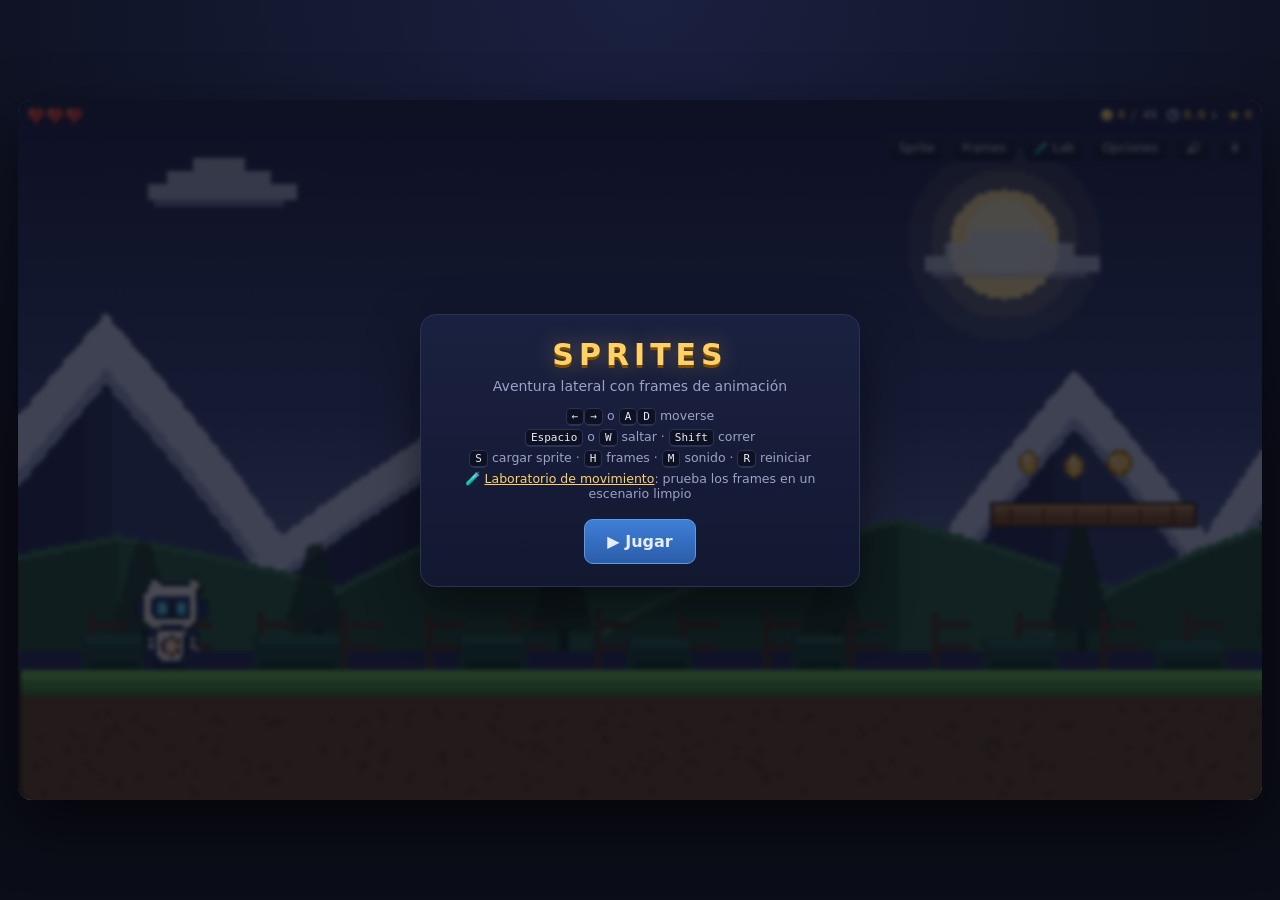
<file: index.html>
<!DOCTYPE html>
<html lang="es">
<head>
<meta charset="utf-8">
<meta name="viewport" content="width=device-width, initial-scale=1, viewport-fit=cover">
<title>Robot-gato · Aventura lateral (side-scroller)</title>
<link rel="stylesheet" href="css/style.css">
</head>
<body>
<div id="app">

  <!-- ===================== lienzo del juego ===================== -->
  <div class="stage" id="stage">
    <canvas id="game" width="384" height="216" aria-label="Juego side-scroller"></canvas>

    <!-- HUD superpuesto (corazones, monedas, tiempo) -->
    <div class="hud">
      <div class="hud-left">
        <span class="hearts" id="hud-hearts"></span>
      </div>
      <div class="hud-right">
        <span class="stat"><span class="icon coin"></span><b id="hud-coins">0</b>/<span id="hud-coins-total">0</span></span>
        <span class="stat"><span class="icon clock"></span><b id="hud-time">0.0</b>s</span>
        <span class="stat"><span class="icon star"></span><b id="hud-score">0</b></span>
      </div>
    </div>

    <!-- Botones de acción -->
    <div class="actions">
      <button class="btn small" id="btn-sprite" title="Cargar tu propio sprite (S)">Sprite</button>
      <button class="btn small" id="btn-frames" title="Ver todos los frames (H)">Frames</button>
      <a class="btn small" id="btn-lab" href="lab.html" title="Entorno de pruebas del movimiento">🧪 Lab</a>
      <button class="btn small" id="btn-options" title="Opciones (O)">Opciones</button>
      <button class="btn small" id="btn-sound" title="Silenciar (M)">🔊</button>
      <button class="btn small" id="btn-pause" title="Pausa (P)">⏸</button>
    </div>

    <!-- Mensajes superpuestos (inicio / pausa / fin) -->
    <div class="overlay" id="overlay">
      <div class="card">
        <h1 id="ov-title">ROBOT-GATO</h1>
        <p id="ov-text">Frames de frente, perfil (izquierda y derecha) y espaldas</p>
        <ul class="keys">
          <li><kbd>←</kbd><kbd>→</kbd> o <kbd>A</kbd><kbd>D</kbd> moverse</li>
          <li><kbd>Espacio</kbd> o <kbd>W</kbd> saltar · <kbd>Shift</kbd> correr</li>
          <li><kbd>S</kbd> cargar sprite · <kbd>H</kbd> frames · <kbd>M</kbd> sonido · <kbd>R</kbd> reiniciar</li>
          <li>🧪 <a href="lab.html">Laboratorio de movimiento</a>: prueba los frames en un escenario limpio</li>
        </ul>
        <button class="btn big" id="ov-button">▶ Jugar</button>
      </div>
    </div>

    <!-- Controles táctiles -->
    <div class="touch" id="touch">
      <div class="dpad">
        <button class="tbtn" data-key="left">◀</button>
        <button class="tbtn" data-key="right">▶</button>
      </div>
      <div class="tact">
        <button class="tbtn round" data-key="run">RUN</button>
        <button class="tbtn round" data-key="jump">A</button>
      </div>
    </div>

    <div class="drop-hint" id="drop-hint">Suelta tu hoja de sprites (PNG) para cargarla</div>
  </div>

  <!-- ===================== panel lateral ===================== -->
  <aside class="panel" id="panel" aria-hidden="true">
    <header class="panel-head">
      <div class="tabs">
        <button class="tab is-active" data-tab="sprite">Sprite</button>
        <button class="tab" data-tab="frames">Frames</button>
        <button class="tab" data-tab="options">Opciones</button>
      </div>
      <button class="btn small ghost" id="panel-close" title="Cerrar">✕</button>
    </header>

    <!-- --- pestaña: personaje y carga de sprites propios --- -->
    <section class="tab-body" data-tab="sprite">
      <p class="note">
        El personaje es tu robot-gato: <b>frente</b>, <b>perfil</b> (mirando a la
        izquierda y a la derecha) y <b>espaldas</b>, con idle, caminar, correr,
        salto y caída. Se cambia de vista solo según hacia dónde mira y si se mueve.
      </p>

      <div class="view-row">
        <span class="view-label">Vista</span>
        <button class="btn small" data-view="auto" title="Automática según el movimiento">Auto</button>
        <button class="btn small" data-view="front">Frente</button>
        <button class="btn small" data-view="side">Perfil</button>
        <button class="btn small" data-view="back">Espaldas</button>
      </div>

      <p class="note tiny">
        Hojas del personaje:
        <a class="link" href="assets/robot-front-sheet.png" download>frente</a> ·
        <a class="link" href="assets/robot-side-sheet.png" download>perfil</a> ·
        <a class="link" href="assets/robot-left-sheet.png" download>izquierda</a> ·
        <a class="link" href="assets/robot-right-sheet.png" download>derecha</a> ·
        <a class="link" href="assets/robot-back-sheet.png" download>espaldas</a> ·
        <a class="link" href="assets/robot-referencia.png" download>todas</a>
      </p>

      <details class="more">
        <summary>Cargar otro sprite</summary>
        <p class="note tiny">
          Una fila por animación, en el orden <b>idle, caminar, correr, salto, caída</b>,
          fondo transparente y el personaje apoyado abajo de cada celda.
          Plantilla: <a class="link" href="assets/plantilla-hoja-sprites.png" download>plantilla-hoja-sprites.png</a>
        </p>
        <label class="drop" id="drop">
          <input type="file" id="file-sprite" accept="image/png,image/webp,image/gif,image/*" hidden>
          <span>📂 Elegir PNG…</span>
          <small>o arrástralo al recuadro del juego</small>
        </label>

        <div class="grid2">
          <label>Ancho de frame <input type="number" id="cfg-fw" value="50" min="4" max="256"></label>
          <label>Alto de frame <input type="number" id="cfg-fh" value="60" min="4" max="256"></label>
        </div>
        <div class="grid2">
          <label>Separación <input type="number" id="cfg-gap" value="0" min="0" max="8" step="1" title="Píxeles transparentes entre frames"></label>
          <label>Orden de filas
            <select id="cfg-order">
              <option value="idle,walk,run,jump,fall">idle·walk·run·jump·fall</option>
              <option value="walk,run,idle,jump,fall">walk·run·idle·jump·fall</option>
              <option value="idle,run,walk,jump,fall">idle·run·walk·jump·fall</option>
            </select>
          </label>
        </div>
        <div class="grid2">
          <label>Frames idle <input type="number" id="cfg-idle" value="4" min="1" max="32"></label>
          <label>Frames caminar <input type="number" id="cfg-walk" value="6" min="1" max="32"></label>
        </div>
        <div class="grid2">
          <label>Frames correr <input type="number" id="cfg-run" value="6" min="1" max="32"></label>
          <label>Frames salto <input type="number" id="cfg-jump" value="2" min="1" max="32"></label>
        </div>
        <div class="grid2">
          <label>Frames caída <input type="number" id="cfg-fall" value="2" min="1" max="32"></label>
          <label class="check"><input type="checkbox" id="cfg-trim"> recortar filas vacías</label>
        </div>

        <div class="row">
          <button class="btn" id="btn-autodetect">🔍 Detectar rejilla</button>
          <button class="btn" id="btn-apply" disabled>✓ Aplicar</button>
        </div>
        <div class="row">
          <button class="btn ghost" id="btn-reset-sprite">↺ Volver al robot incluido</button>
        </div>

        <div class="preview-wrap">
          <canvas id="preview" width="288" height="120"></canvas>
          <div class="preview-legend" id="preview-legend">Sin imagen cargada.</div>
        </div>
        <p class="note tiny" id="sheet-info"></p>
      </details>
    </section>

    <!-- --- pestaña: inspector de frames --- -->
    <section class="tab-body" data-tab="frames" hidden>
      <p class="note">Todos los frames de la vista activa. La animación en curso se resalta.</p>
      <div class="row">
        <button class="btn small" id="btn-zoom-out">−</button>
        <span class="zoom-label" id="zoom-label">×3</span>
        <button class="btn small" id="btn-zoom-in">+</button>
        <span class="spacer"></span>
        <label class="check"><input type="checkbox" id="chk-anim" checked> animar</label>
      </div>
      <canvas id="inspector" width="288" height="640"></canvas>
      <p class="note tiny" id="inspector-info"></p>
    </section>

    <!-- --- pestaña: opciones --- -->
    <section class="tab-body" data-tab="options" hidden>
      <label class="check"><input type="checkbox" id="opt-hurtbox"> mostrar puntos de colisión</label>
      <label class="check"><input type="checkbox" id="opt-touch"> controles táctiles siempre visibles</label>
      <label class="check"><input type="checkbox" id="opt-fps"> mostrar FPS</label>
      <label class="check"><input type="checkbox" id="opt-shadows"> sombras de los personajes</label>
      <label class="check"><input type="checkbox" id="opt-parallax" checked> fondo con parallax</label>
      <label class="check"><input type="checkbox" id="opt-frontwalk"> andar de frente (se espeja a cada lado)</label>
      <label class="check"><input type="checkbox" id="opt-autoplay"> piloto automático (demo de animaciones)</label>
      <label class="range">Velocidad del juego ×<input type="range" id="opt-speed" min="0.25" max="1.5" step="0.05" value="1"><span id="opt-speed-val">1.00</span></label>
      <div class="row">
        <button class="btn ghost" id="btn-restart">↺ Reiniciar nivel (R)</button>
      </div>
      <p class="note tiny">
        Trucos de desarrollo: <kbd>H</kbd> frames, <kbd>O</kbd> panel, <kbd>F</kbd> avanzar un frame
        (con pausa), <kbd>G</kbd> invulnerable.
      </p>
    </section>
  </aside>
</div>

<!-- datos generados por tools/build-robot.mjs -->
<script src="js/robot-sheet.js"></script>
<!-- motor -->
<script src="js/sprites.js"></script>
<script src="js/input.js"></script>
<script src="js/audio.js"></script>
<script src="js/game.js"></script>
<script src="js/ui.js"></script>
</body>
</html>
</file>
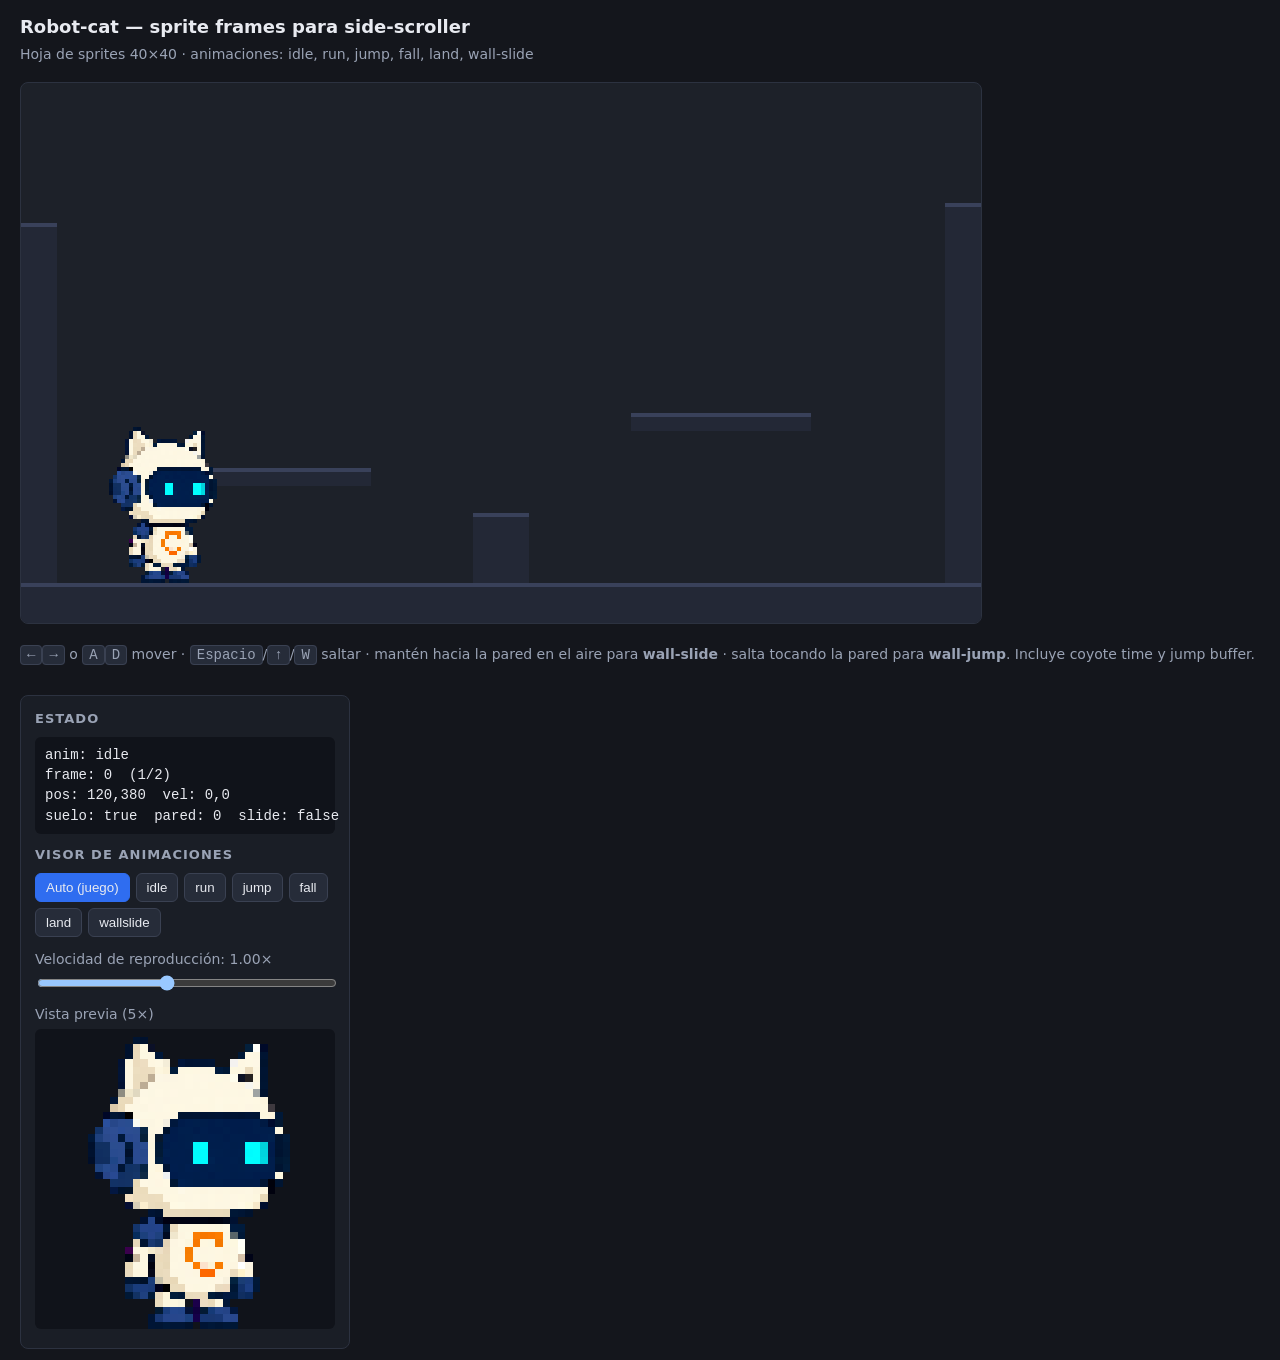
<file: demo/index.html>
<!DOCTYPE html>
<html lang="es">
<head>
<meta charset="utf-8">
<title>Sprites — Side-scroller demo</title>
<style>
  :root { color-scheme: dark; }
  body { margin: 0; background: #14161c; color: #e8eaf0; font: 14px/1.45 system-ui, sans-serif; }
  header { padding: 14px 20px 6px; }
  h1 { font-size: 18px; margin: 0 0 4px; }
  header p { margin: 0; color: #9aa3b5; }
  #wrap { display: flex; gap: 16px; padding: 12px 20px; flex-wrap: wrap; align-items: flex-start; }
  canvas#game { background: #1d2129; border: 1px solid #2c3240; border-radius: 8px; image-rendering: pixelated; }
  #panel { width: 300px; background: #1a1e26; border: 1px solid #2c3240; border-radius: 8px; padding: 14px; }
  #panel h2 { font-size: 13px; text-transform: uppercase; letter-spacing: .08em; color: #9aa3b5; margin: 0 0 8px; }
  .row { display: flex; gap: 6px; flex-wrap: wrap; margin-bottom: 12px; }
  button { background: #262c39; color: #e8eaf0; border: 1px solid #3a4152; border-radius: 6px; padding: 6px 10px; cursor: pointer; }
  button.on { background: #2f6df0; border-color: #2f6df0; }
  label { display: block; margin: 8px 0 4px; color: #9aa3b5; }
  input[type=range] { width: 100%; }
  #state { font-family: ui-monospace, monospace; background: #10131a; border-radius: 6px; padding: 8px 10px; margin-bottom: 12px; white-space: pre; }
  canvas#preview { background: #10131a; border-radius: 6px; image-rendering: pixelated; width: 100%; }
  kbd { background: #262c39; border: 1px solid #3a4152; border-radius: 4px; padding: 1px 6px; font-family: ui-monospace, monospace; }
  .hint { color: #9aa3b5; }
</style>
</head>
<body>
<header>
  <h1>Robot-cat — sprite frames para side-scroller</h1>
  <p>Hoja de sprites 40×40 · animaciones: idle, run, jump, fall, land, wall-slide</p>
</header>
<div id="wrap">
  <div>
    <canvas id="game" width="960" height="540"></canvas>
    <p class="hint">
      <kbd>←</kbd><kbd>→</kbd> o <kbd>A</kbd><kbd>D</kbd> mover ·
      <kbd>Espacio</kbd>/<kbd>↑</kbd>/<kbd>W</kbd> saltar ·
      mantén hacia la pared en el aire para <b>wall-slide</b> ·
      salta tocando la pared para <b>wall-jump</b>.
      Incluye coyote time y jump buffer.
    </p>
  </div>
  <div id="panel">
    <h2>Estado</h2>
    <div id="state">…</div>
    <h2>Visor de animaciones</h2>
    <div class="row" id="animButtons"></div>
    <label>Velocidad de reproducción: <span id="spdLabel">1.00×</span></label>
    <input type="range" id="speed" min="0.25" max="2" step="0.05" value="1">
    <label>Vista previa (5×)</label>
    <canvas id="preview" width="200" height="200"></canvas>
  </div>
</div>
<script>
(async () => {
  const ATLAS_URL = '../sprites/atlas.png';
  const ANIM_URL  = '../sprites/animations.json';
  const CELL = 40, COLS = 8, SCALE = 4;

  const atlas = new Image();
  atlas.src = ATLAS_URL;
  await new Promise(r => atlas.onload = r);
  const data = await (await fetch(ANIM_URL)).json();
  const ANIMS = data.animations;

  const cv = document.getElementById('game');
  const ctx = cv.getContext('2d');
  const pv = document.getElementById('preview');
  const pctx = pv.getContext('2d');
  ctx.imageSmoothingEnabled = false;
  pctx.imageSmoothingEnabled = false;

  // ---------- nivel ----------
  const solids = [
    { x: 0,   y: 500, w: 960, h: 40 },  // suelo
    { x: 170, y: 385, w: 180, h: 18 },  // plataforma izq
    { x: 610, y: 330, w: 180, h: 18 },  // plataforma der
    { x: 0,   y: 140, w: 36,  h: 360 }, // pared izq
    { x: 924, y: 120, w: 36,  h: 380 }, // pared der
    { x: 452, y: 430, w: 56,  h: 70 },  // bloque central
  ];

  // ---------- jugador ----------
  const P = {
    x: 120, y: 300, w: 40, h: 120,
    vx: 0, vy: 0, face: 1, onGround: false,
    wall: 0, wallSliding: false,
    coyote: 0, buffer: 0, landT: 0,
  };
  const G = 1900, MOVE = 280, ACC = 2400, AIR = 1500, FRIC = 2200,
        JUMP = 720, WJX = 430, WJY = 640, MAXFALL = 950, WSLIDE = 95;

  const keys = {};
  let manual = null; // animación forzada desde el visor
  let speedMult = 1;

  addEventListener('keydown', e => {
    if ([' ', 'ArrowUp', 'ArrowLeft', 'ArrowRight', 'ArrowDown'].includes(e.key)) e.preventDefault();
    keys[e.key.toLowerCase()] = true;
    if (e.key === ' ' || e.key.toLowerCase() === 'w' || e.key === 'ArrowUp') P.buffer = 0.12;
  });
  addEventListener('keyup', e => { keys[e.key.toLowerCase()] = false; });

  const left  = () => keys['arrowleft']  || keys['a'];
  const right = () => keys['arrowright'] || keys['d'];

  function hit(s, dx, dy) {
    const x = P.x + dx, y = P.y + dy;
    return x < s.x + s.w && x + P.w > s.x && y < s.y + s.h && y + P.h > s.y;
  }

  function step(dt) {
    // entrada horizontal
    const dir = (right() ? 1 : 0) - (left() ? 1 : 0);
    if (dir) P.face = dir;
    const acc = P.onGround ? ACC : AIR;
    if (dir) {
      P.vx += dir * acc * dt;
      P.vx = Math.max(-MOVE, Math.min(MOVE, P.vx));
    } else if (P.onGround) {
      const s = Math.sign(P.vx);
      P.vx -= s * FRIC * dt;
      if (Math.sign(P.vx) !== s) P.vx = 0;
    }

    // gravedad + wall-slide
    P.vy += G * dt;
    P.wallSliding = false;
    if (!P.onGround && P.wall !== 0 && dir === P.wall && P.vy > 0) {
      if (P.vy > WSLIDE) { P.vy = WSLIDE; }
      P.wallSliding = true;
    }
    if (P.vy > MAXFALL) P.vy = MAXFALL;

    // coyote / buffer
    P.coyote = P.onGround ? 0.1 : Math.max(0, P.coyote - dt);
    P.buffer = Math.max(0, P.buffer - dt);

    // salto / wall-jump
    if (P.buffer > 0) {
      if (P.coyote > 0) {
        P.vy = -JUMP; P.buffer = 0; P.coyote = 0; P.landT = 0;
      } else if (P.wall !== 0) {
        P.vy = -WJY; P.vx = -P.wall * WJX; P.face = -P.wall;
        P.buffer = 0; P.landT = 0;
      }
    }

    // mover X
    P.x += P.vx * dt;
    P.wall = 0;
    for (const s of solids) if (hit(s, 0, 0)) {
      if (P.vx > 0) { P.x = s.x - P.w; P.wall = 1; }
      else if (P.vx < 0) { P.x = s.x + s.w; P.wall = -1; }
      P.vx = 0;
    }
    if (P.x < 0) P.x = 0;
    if (P.x + P.w > 960) P.x = 960 - P.w;

    // detectar pared pegada (para wall-slide sin haber chocado este frame)
    if (P.wall === 0 && !P.onGround) {
      for (const s of solids) {
        if (hit(s, 1, 0)) P.wall = 1;
        else if (hit(s, -1, 0)) P.wall = -1;
      }
    }

    // mover Y
    const fallSpeed = P.vy;
    P.y += P.vy * dt;
    P.onGround = false;
    for (const s of solids) if (hit(s, 0, 0)) {
      if (P.vy > 0) {
        P.y = s.y - P.h; P.vy = 0; P.onGround = true;
        if (fallSpeed > 420) P.landT = 0.22;
      } else if (P.vy < 0) {
        P.y = s.y + s.h; P.vy = 0;
      }
    }
    if (P.y > 560) { P.y = 300; P.x = 120; P.vy = 0; } // respawn
    P.landT = Math.max(0, P.landT - dt);
  }

  function currentState() {
    if (manual) return manual;
    if (P.landT > 0) return 'land';
    if (P.onGround) return Math.abs(P.vx) > 20 ? 'run' : 'idle';
    if (P.wallSliding) return 'wallslide';
    return P.vy < 0 ? 'jump' : 'fall';
  }

  // ---------- dibujo ----------
  function drawCell(i, x, y, scale, face) {
    const sx = (i % COLS) * CELL, sy = Math.floor(i / COLS) * CELL;
    ctx.save();
    ctx.translate(x, y);
    ctx.scale(face, 1);
    ctx.drawImage(atlas, sx, sy, CELL, CELL, -CELL * scale / 2, -CELL * scale, CELL * scale, CELL * scale);
    ctx.restore();
  }

  function draw() {
    ctx.clearRect(0, 0, 960, 540);
    ctx.fillStyle = '#232836';
    for (const s of solids) ctx.fillRect(s.x, s.y, s.w, s.h);
    ctx.fillStyle = '#39415a';
    for (const s of solids) ctx.fillRect(s.x, s.y, s.w, 4);

    const st = currentState();
    const a = ANIMS[st];
    const i = a.frames[frameOf(a)];
    drawCell(i, P.x + P.w / 2, P.y + P.h, SCALE, P.face);
  }

  // ---------- timing de animación ----------
  let acc = 0, fi = 0, curAnim = null;
  function frameOf(a) {
    if (curAnim !== a) { curAnim = a; fi = 0; acc = 0; }
    return fi;
  }
  function tickAnim(dt) {
    const a = ANIMS[currentState()];
    acc += dt * a.fps * speedMult;
    while (acc >= 1) {
      acc -= 1;
      if (fi < a.frames.length - 1) fi++;
      else if (a.loop) fi = 0;
    }
  }

  // ---------- visor ----------
  const btnRow = document.getElementById('animButtons');
  const names = Object.keys(ANIMS);
  const autoBtn = document.createElement('button');
  autoBtn.textContent = 'Auto (juego)';
  autoBtn.className = 'on';
  autoBtn.onclick = () => { manual = null; refreshButtons(); };
  btnRow.appendChild(autoBtn);
  for (const n of names) {
    const b = document.createElement('button');
    b.textContent = n;
    b.onclick = () => { manual = n; refreshButtons(); };
    btnRow.appendChild(b);
  }
  function refreshButtons() {
    [...btnRow.children].forEach((b, i) => {
      b.className = (i === 0 && !manual) ? 'on' : (b.textContent === manual ? 'on' : '');
    });
  }
  const spd = document.getElementById('speed');
  spd.oninput = () => {
    speedMult = parseFloat(spd.value);
    document.getElementById('spdLabel').textContent = speedMult.toFixed(2) + '×';
  };

  function drawPreview() {
    const st = manual || currentState();
    const a = ANIMS[st];
    const i = manual ? a.frames[Math.floor(pvAcc) % a.frames.length] : a.frames[frameOf(a)];
    const sx = (i % COLS) * CELL, sy = Math.floor(i / COLS) * CELL;
    pctx.clearRect(0, 0, 200, 200);
    pctx.drawImage(atlas, sx, sy, CELL, CELL, 0, 0, 200, 200);
    return st;
  }

  // ---------- HUD ----------
  const stateEl = document.getElementById('state');
  let pvAcc = 0;

  let last = performance.now();
  function loop(t) {
    const dt = Math.min(0.033, (t - last) / 1000);
    last = t;
    if (!manual) step(dt);
    tickAnim(dt);
    const pvAnim = ANIMS[manual || currentState()];
    pvAcc = (pvAcc + dt * pvAnim.fps * speedMult) % pvAnim.frames.length;
    draw();
    const st = drawPreview();
    const a = ANIMS[st];
    stateEl.textContent =
      `anim: ${st}\nframe: ${a.frames[frameOf(a)]}  (${fi + 1}/${a.frames.length})\n` +
      `pos: ${P.x | 0},${P.y | 0}  vel: ${P.vx | 0},${P.vy | 0}\n` +
      `suelo: ${P.onGround}  pared: ${P.wall}  slide: ${P.wallSliding}`;
    requestAnimationFrame(loop);
  }
  refreshButtons();
  requestAnimationFrame(loop);
})();
</script>
</body>
</html>
</file>
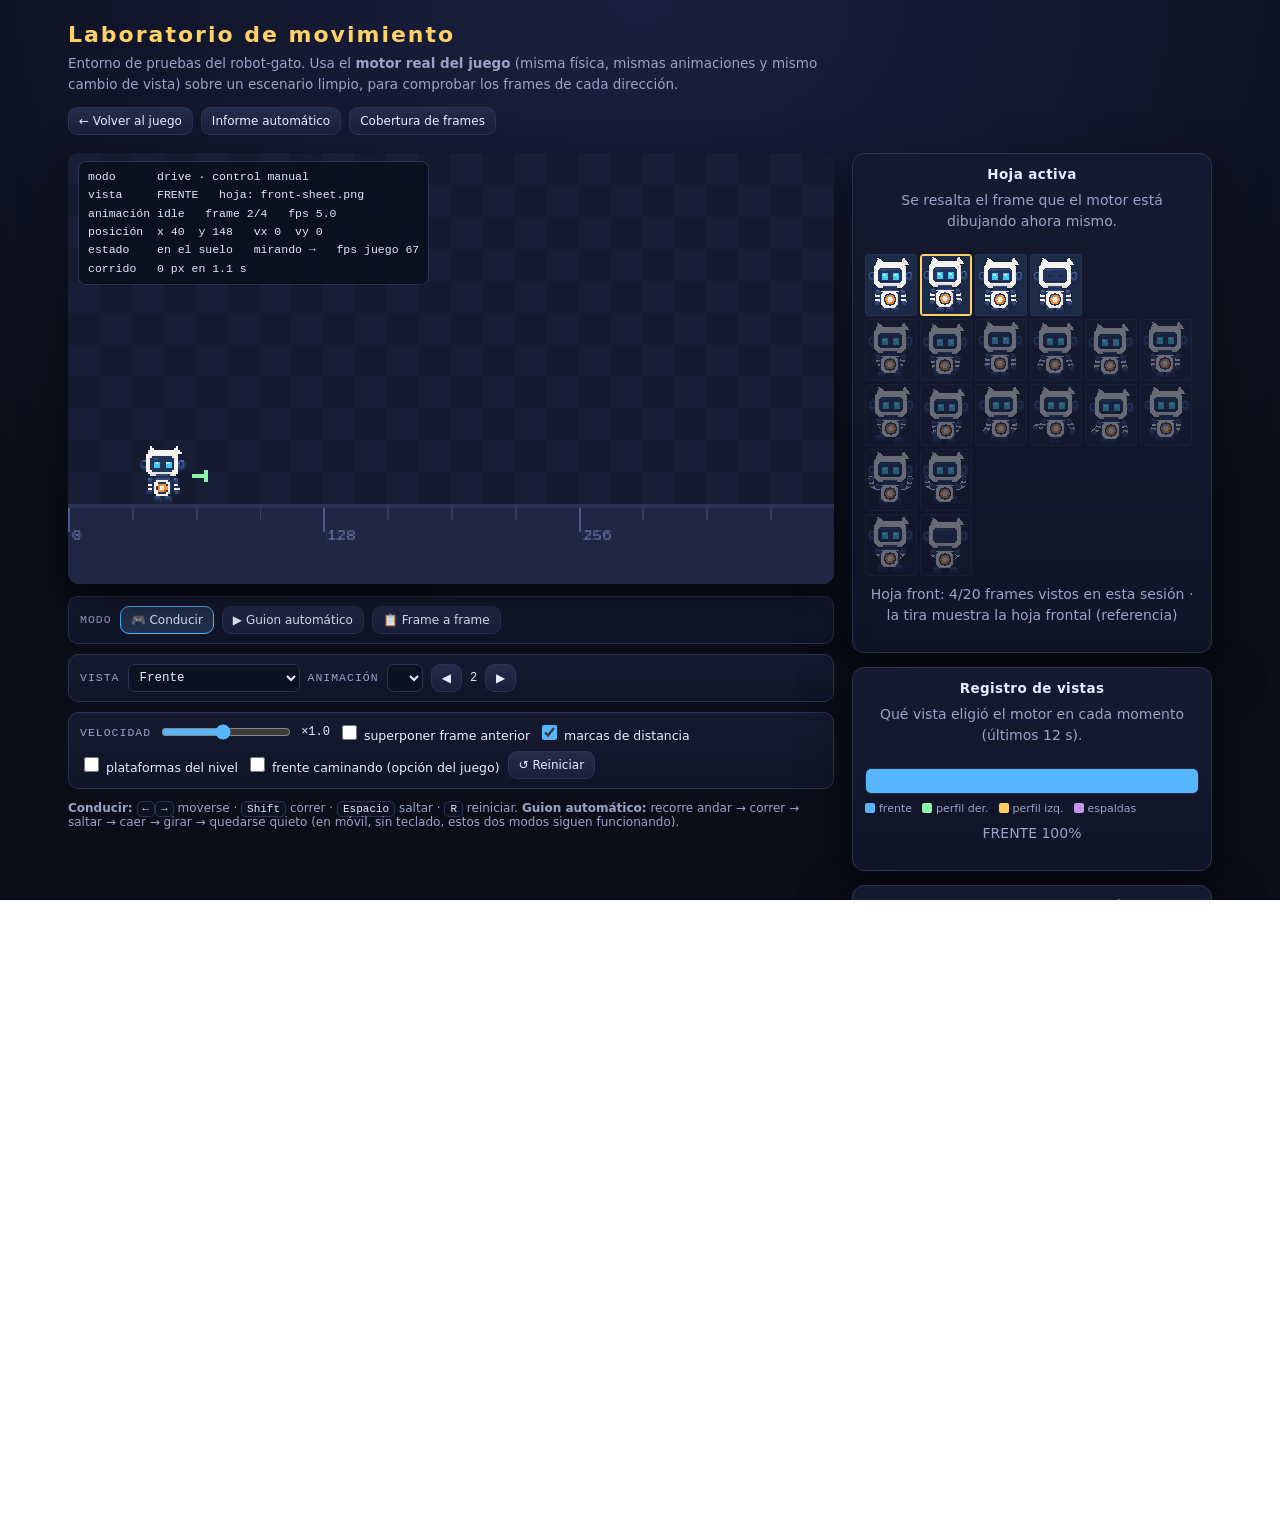
<file: lab.html>
<!DOCTYPE html>
<html lang="es">
<head>
<meta charset="utf-8">
<meta name="viewport" content="width=device-width, initial-scale=1">
<title>Laboratorio de movimiento · robot-gato</title>
<link rel="stylesheet" href="css/style.css">
<link rel="stylesheet" href="css/lab.css">
</head>
<body class="lab">

<header class="lab-head">
  <h1>Laboratorio de movimiento</h1>
  <p>
    Entorno de pruebas del robot-gato. Usa el <b>motor real del juego</b>
    (misma física, mismas animaciones y mismo cambio de vista) sobre un
    escenario limpio, para comprobar los frames de cada dirección.
  </p>
  <nav>
    <a class="btn small" href="index.html">← Volver al juego</a>
    <a class="btn small" href="assets/movimiento-informe.txt" target="_blank">Informe automático</a>
    <a class="btn small" href="assets/movimiento-cobertura.png" target="_blank">Cobertura de frames</a>
  </nav>
</header>

<main class="lab-main">

  <!-- ===================== escenario ===================== -->
  <section class="lab-stage">
    <div class="lab-canvas-wrap">
      <canvas id="lab" width="384" height="216"></canvas>
      <div class="lab-readout" id="readout"></div>
    </div>

    <div class="lab-controls">
      <div class="group">
        <span class="group-title">Modo</span>
        <button class="btn small" data-mode="drive">🎮 Conducir</button>
        <button class="btn small" data-mode="auto">▶ Guion automático</button>
        <button class="btn small" data-mode="manual">📋 Frame a frame</button>
      </div>

      <div class="group" id="manual-group" hidden>
        <span class="group-title">Vista</span>
        <select id="sel-view">
          <option value="front">Frente</option>
          <option value="side">Perfil (derecha)</option>
          <option value="left">Perfil (izquierda)</option>
          <option value="back">Espaldas</option>
        </select>
        <span class="group-title">Animación</span>
        <select id="sel-anim"></select>
        <button class="btn small" id="btn-prev">◀</button>
        <b id="frame-label">1</b>
        <button class="btn small" id="btn-next">▶</button>
      </div>

      <div class="group">
        <span class="group-title">Velocidad</span>
        <input type="range" id="speed" min="0.1" max="2" step="0.1" value="1">
        <b id="speed-label">×1.0</b>
        <label class="check"><input type="checkbox" id="onion"> superponer frame anterior</label>
        <label class="check"><input type="checkbox" id="markers" checked> marcas de distancia</label>
        <label class="check"><input type="checkbox" id="planks"> plataformas del nivel</label>
        <label class="check"><input type="checkbox" id="frontwalk"> frente caminando (opción del juego)</label>
        <button class="btn small" id="btn-reset">↺ Reiniciar</button>
      </div>
    </div>

    <p class="lab-hint">
      <b>Conducir:</b> <kbd>←</kbd><kbd>→</kbd> moverse · <kbd>Shift</kbd> correr ·
      <kbd>Espacio</kbd> saltar · <kbd>R</kbd> reiniciar.
      <b>Guion automático:</b> recorre andar → correr → saltar → caer → girar → quedarse quieto
      (en móvil, sin teclado, estos dos modos siguen funcionando).
    </p>
  </section>

  <!-- ===================== paneles ===================== -->
  <aside class="lab-side">

    <section class="card">
      <h2>Hoja activa</h2>
      <p class="lab-note">Se resalta el frame que el motor está dibujando ahora mismo.</p>
      <div class="strip" id="strip"></div>
      <p class="lab-note" id="strip-info"></p>
    </section>

    <section class="card">
      <h2>Registro de vistas</h2>
      <p class="lab-note">Qué vista eligió el motor en cada momento (últimos 12 s).</p>
      <div class="timeline" id="timeline"></div>
      <div class="legend">
        <span><i style="background:#57b6ff"></i>frente</span>
        <span><i style="background:#8ef2a8"></i>perfil der.</span>
        <span><i style="background:#ffd166"></i>perfil izq.</span>
        <span><i style="background:#c792ea"></i>espaldas</span>
      </div>
      <p class="lab-note" id="view-counts"></p>
    </section>

    <section class="card">
      <h2>Cobertura en esta sesión</h2>
      <div class="coverage" id="coverage"></div>
      <p class="lab-note" id="coverage-total"></p>
      <p class="lab-note">
        Cada cuadro es un frame de la hoja; en gris, los que faltan.
        En modo automático el robot quieto usa la hoja frontal y, al moverse, los
        perfiles; las filas atenuadas sólo se ven con «frente caminando» activado
        o en el modo frame a frame.
      </p>
    </section>

  </aside>
</main>

<!-- datos y motor del juego (sin interfaz) -->
<script src="js/robot-sheet.js"></script>
<script src="js/sprites.js"></script>
<script src="js/input.js"></script>
<script src="js/audio.js"></script>
<script src="js/game.js"></script>
<script src="js/lab.js"></script>
</body>
</html>
</file>
<file: css/style.css>
/* ==========================================================================
   Sprites · side-scroller — estilos
   ========================================================================== */

:root {
  --bg: #0b0d18;
  --bg-soft: #151a2e;
  --line: #2b3355;
  --line-soft: #222a49;
  --text: #e8ecff;
  --muted: #9aa3c7;
  --accent: #57b6ff;
  --accent-2: #ffd166;
  --danger: #ff5d5d;
  --panel-w: 340px;
  --font: "Segoe UI", system-ui, -apple-system, Roboto, "Helvetica Neue", sans-serif;
  --mono: ui-monospace, "SF Mono", "Cascadia Mono", Menlo, Consolas, monospace;
}

* { box-sizing: border-box; }

html, body {
  margin: 0;
  height: 100%;
  background: radial-gradient(120% 120% at 50% 0%, #1a2040 0%, var(--bg) 60%);
  color: var(--text);
  font-family: var(--font);
  overflow: hidden;
}

#app {
  height: 100%;
  display: flex;
  align-items: center;
  justify-content: center;
  gap: 18px;
  padding: 18px;
}

/* ------------------------------- escenario ------------------------------ */

.stage {
  position: relative;
  width: min(100%, calc((100vh - 36px) * 16 / 9));
  aspect-ratio: 16 / 9;
  max-height: calc(100vh - 36px);
  border-radius: 14px;
  overflow: hidden;
  background: #0f1324;
  box-shadow: 0 24px 60px rgba(0, 0, 0, .55), 0 0 0 1px var(--line) inset;
  transition: width .25s ease;
}

body.panel-open .stage { width: min(100%, calc((100vh - 36px) * 16 / 9 - var(--panel-w))); }

#game {
  display: block;
  width: 100%;
  height: 100%;
  image-rendering: pixelated;
  image-rendering: crisp-edges;
}

.stage.is-drag::after {
  content: '';
  position: absolute;
  inset: 0;
  border: 3px dashed var(--accent);
  background: rgba(87, 182, 255, .08);
  border-radius: 14px;
  pointer-events: none;
}

.drop-hint {
  position: absolute;
  inset: auto 0 50% 0;
  text-align: center;
  font-size: 15px;
  color: var(--accent);
  opacity: 0;
  transition: opacity .2s;
  pointer-events: none;
}
.stage.is-drag .drop-hint { opacity: 1; }

/* --------------------------------- HUD ---------------------------------- */

.hud {
  position: absolute;
  inset: 8px 10px auto 10px;
  display: flex;
  justify-content: space-between;
  align-items: flex-start;
  pointer-events: none;
  font-family: var(--mono);
  font-size: 12px;
  text-shadow: 0 2px 0 rgba(0, 0, 0, .7);
}

.hud-left, .hud-right { display: flex; gap: 10px; align-items: center; }
.hearts { display: flex; gap: 3px; }
.hearts img { width: 16px; height: 16px; image-rendering: pixelated; display: block; }
.hearts img.off { opacity: .25; filter: grayscale(1); }

.stat { display: inline-flex; align-items: center; gap: 5px; color: #f4f6ff; }
.stat b { color: var(--accent-2); }

.icon { width: 12px; height: 12px; display: inline-block; image-rendering: pixelated; }
.icon.coin { background: radial-gradient(circle at 35% 30%, #fff3c4 0 25%, #ffd166 26% 70%, #c99a2e 71%); border-radius: 50%; }
.icon.clock { border-radius: 50%; border: 2px solid #cfd8ff; position: relative; }
.icon.clock::after { content: ''; position: absolute; left: 4px; top: 1px; width: 2px; height: 4px; background: #cfd8ff; }
.icon.star { background: var(--accent-2); clip-path: polygon(50% 0, 61% 35%, 98% 35%, 68% 57%, 79% 91%, 50% 70%, 21% 91%, 32% 57%, 2% 35%, 39% 35%); }

/* ------------------------------- botones -------------------------------- */

.btn {
  font: inherit;
  font-size: 13px;
  color: var(--text);
  background: linear-gradient(#242c4c, #1a2039);
  border: 1px solid var(--line);
  border-radius: 9px;
  padding: 8px 12px;
  cursor: pointer;
  transition: transform .08s ease, border-color .15s, background .15s;
  white-space: nowrap;
}
.btn:hover { border-color: var(--accent); }
.btn:active { transform: translateY(1px); }
.btn:disabled { opacity: .45; cursor: not-allowed; }
.btn.small { padding: 6px 10px; font-size: 12px; }
.btn.big { padding: 12px 22px; font-size: 16px; font-weight: 600; background: linear-gradient(#3f7fd8, #2b5da8); border-color: #5c9be6; }
.btn.ghost { background: transparent; color: var(--muted); }
.btn.ghost:hover { color: var(--text); }

.actions {
  position: absolute;
  top: 34px;
  right: 10px;
  display: flex;
  gap: 6px;
  flex-wrap: wrap;
  justify-content: flex-end;
  max-width: 60%;
}

/* ------------------------------- overlay -------------------------------- */

.overlay {
  position: absolute;
  inset: 0;
  display: grid;
  place-items: center;
  background: rgba(7, 9, 20, .72);
  backdrop-filter: blur(2px);
  transition: opacity .2s ease;
}
.overlay.hidden { opacity: 0; pointer-events: none; }

.card {
  text-align: center;
  padding: 22px 26px;
  border-radius: 16px;
  background: linear-gradient(#1a2140, #131831);
  border: 1px solid var(--line);
  box-shadow: 0 20px 50px rgba(0, 0, 0, .5);
  max-width: 440px;
}
.card h1 {
  margin: 0 0 6px;
  font-size: 30px;
  letter-spacing: 5px;
  color: var(--accent-2);
  text-shadow: 0 3px 0 #7a4a00, 0 0 22px rgba(255, 209, 102, .35);
}
.card p { margin: 0 0 14px; color: var(--muted); font-size: 14px; }
.keys { list-style: none; margin: 0 0 18px; padding: 0; font-size: 12.5px; color: var(--muted); display: grid; gap: 6px; }
kbd {
  font-family: var(--mono);
  font-size: 11px;
  background: #0d1122;
  border: 1px solid var(--line);
  border-bottom-width: 2px;
  border-radius: 5px;
  padding: 1px 5px;
  color: var(--text);
}

/* --------------------------- controles táctiles -------------------------- */

.touch {
  position: absolute;
  inset: auto 0 8px 0;
  display: none;
  justify-content: space-between;
  padding: 0 12px;
  pointer-events: none;
}
.touch.show { display: flex; }
.dpad, .tact { display: flex; gap: 8px; pointer-events: auto; }
.tbtn {
  font: 600 16px var(--mono);
  color: #fff;
  background: rgba(20, 26, 48, .72);
  border: 1px solid rgba(150, 180, 255, .35);
  border-radius: 12px;
  width: 54px;
  height: 46px;
  backdrop-filter: blur(3px);
  touch-action: none;
  user-select: none;
}
.tbtn.round { border-radius: 50%; width: 52px; height: 52px; }
.tbtn:active, .tbtn.on { background: rgba(87, 182, 255, .45); }

/* -------------------------------- panel --------------------------------- */

.panel {
  width: var(--panel-w);
  flex: 0 0 var(--panel-w);
  height: calc(100vh - 36px);
  max-height: calc(100vh - 36px);
  background: linear-gradient(#151a30, #101427);
  border: 1px solid var(--line);
  border-radius: 14px;
  display: none;
  flex-direction: column;
  overflow: hidden;
}
.panel.open { display: flex; }

.panel-head { display: flex; align-items: center; gap: 8px; padding: 10px; border-bottom: 1px solid var(--line-soft); }
.tabs { display: flex; gap: 6px; flex: 1; }
.tab {
  font: inherit; font-size: 12.5px; color: var(--muted);
  background: transparent; border: 1px solid transparent; border-radius: 8px;
  padding: 6px 10px; cursor: pointer;
}
.tab.is-active { color: var(--text); background: #212a4a; border-color: var(--line); }

.tab-body { padding: 12px; overflow-y: auto; display: grid; gap: 10px; align-content: start; }
.tab-body[hidden] { display: none; }

.note { margin: 0; font-size: 12.5px; line-height: 1.5; color: var(--muted); }
.note.tiny { font-size: 11.5px; }
.note code { font-family: var(--mono); font-size: 11px; background: #0d1122; padding: 1px 4px; border-radius: 4px; }

.grid2 { display: grid; grid-template-columns: 1fr 1fr; gap: 8px; }
.tab-body label { font-size: 12px; color: var(--muted); display: grid; gap: 4px; }
.tab-body input[type="number"], .tab-body select {
  font: 12.5px var(--mono);
  color: var(--text);
  background: #0d1122;
  border: 1px solid var(--line);
  border-radius: 7px;
  padding: 6px 8px;
  width: 100%;
}
.tab-body input[type="number"]:focus, .tab-body select:focus { outline: 1px solid var(--accent); }

label.check { grid-auto-flow: column; justify-content: start; align-items: center; gap: 8px; font-size: 12.5px; }
label.check input { width: 15px; height: 15px; accent-color: var(--accent); }
label.range { grid-auto-flow: column; align-items: center; gap: 6px; }
label.range input[type="range"] { flex: 1; accent-color: var(--accent); }
label.range span { font-family: var(--mono); color: var(--text); }

.row { display: flex; gap: 8px; align-items: center; flex-wrap: wrap; }
.spacer { flex: 1; }
.zoom-label { font-family: var(--mono); font-size: 12px; color: var(--muted); min-width: 26px; text-align: center; }

.drop {
  border: 2px dashed var(--line);
  border-radius: 12px;
  padding: 16px;
  text-align: center;
  cursor: pointer;
  display: grid;
  gap: 4px;
  transition: border-color .15s, background .15s;
}
.drop:hover { border-color: var(--accent); background: rgba(87, 182, 255, .06); }
.drop span { font-size: 13.5px; }
.drop small { color: var(--muted); font-size: 11.5px; }

.preview-wrap { display: grid; gap: 6px; }
#preview, #inspector {
  width: 100%;
  background:
    linear-gradient(45deg, #1b2138 25%, transparent 25%) 0 0 / 12px 12px,
    linear-gradient(-45deg, #1b2138 25%, transparent 25%) 0 6px / 12px 12px,
    linear-gradient(45deg, transparent 75%, #1b2138 75%) 6px -6px / 12px 12px,
    linear-gradient(-45deg, transparent 75%, #1b2138 75%) -6px 0 / 12px 12px,
    #181e33;
  border: 1px solid var(--line-soft);
  border-radius: 10px;
  image-rendering: pixelated;
  display: block;
}
.preview-legend { font: 11.5px var(--mono); color: var(--muted); }

/* fila de selección de vista del personaje */
.view-row { display: flex; align-items: center; gap: 6px; flex-wrap: wrap; }
.view-label { font-size: 12px; color: var(--muted); }
.view-row .btn.is-active { border-color: var(--accent); background: #23324f; color: #fff; }

/* sección plegable */
details.more { border: 1px solid var(--line-soft); border-radius: 10px; padding: 8px 10px; }
details.more > summary {
  cursor: pointer; font-size: 12.5px; color: var(--accent); list-style: none;
}
details.more > summary::-webkit-details-marker { display: none; }
details.more > summary::before { content: '▸ '; }
details.more[open] > summary::before { content: '▾ '; }
details.more > * + * { margin-top: 8px; }

a.link { color: var(--accent); text-decoration: none; border-bottom: 1px dotted var(--accent); }
a.link:hover { color: var(--accent-2); border-color: var(--accent-2); }

/* ------------------------------- responsive ------------------------------ */

@media (max-width: 980px) {
  #app { padding: 8px; gap: 8px; }
  .panel { position: fixed; inset: 8px; width: auto; height: auto; z-index: 20; }
  body.panel-open .stage { width: 100%; }
  .card h1 { font-size: 22px; letter-spacing: 3px; }
  .keys { display: none; }
}

/* enlace al laboratorio dentro de los botones de acción */
.actions a.btn {
  text-decoration: none;
  display: inline-flex;
  align-items: center;
}
.overlay .keys a { color: var(--accent-2); }
</file>
<file: css/lab.css>
/* ==========================================================================
   lab.css — laboratorio de movimiento
   ========================================================================== */

body.lab {
  overflow: auto;
  background: radial-gradient(120% 120% at 50% 0%, #1a2040 0%, #0b0d18 60%);
}

.lab-head {
  max-width: 1180px;
  margin: 0 auto;
  padding: 22px 18px 6px;
}
.lab-head h1 {
  margin: 0 0 6px;
  font-size: 22px;
  letter-spacing: 2px;
  color: var(--accent-2);
}
.lab-head p { margin: 0 0 12px; color: var(--muted); font-size: 13.5px; max-width: 760px; line-height: 1.55; }
.lab-head nav { display: flex; gap: 8px; flex-wrap: wrap; }
.lab-head a { text-decoration: none; display: inline-block; }

.lab-main {
  max-width: 1180px;
  margin: 0 auto;
  padding: 12px 18px 40px;
  display: grid;
  grid-template-columns: minmax(0, 1fr) 360px;
  gap: 18px;
  align-items: start;
}

/* ------------------------------- escenario ------------------------------- */

.lab-stage { display: grid; gap: 12px; min-width: 0; }

.lab-canvas-wrap {
  position: relative;
  border-radius: 12px;
  overflow: hidden;
  background: #0f1324;
  box-shadow: 0 18px 44px rgba(0, 0, 0, .5), 0 0 0 1px var(--line) inset;
}
#lab {
  display: block;
  width: 100%;
  height: auto;
  image-rendering: pixelated;
  image-rendering: crisp-edges;
}

.lab-readout {
  position: absolute;
  top: 8px;
  left: 10px;
  font: 11.5px var(--mono);
  color: #dfe6ff;
  background: rgba(9, 12, 24, .72);
  border: 1px solid var(--line);
  border-radius: 8px;
  padding: 6px 9px;
  line-height: 1.6;
  pointer-events: none;
  white-space: pre;
}
.lab-readout b { color: var(--accent-2); }

.lab-controls { display: grid; gap: 10px; }
.lab-controls .group {
  display: flex;
  align-items: center;
  gap: 8px;
  flex-wrap: wrap;
  padding: 9px 11px;
  border: 1px solid var(--line);
  border-radius: 10px;
  background: linear-gradient(#151a30, #101427);
}
.group-title { font: 11.5px var(--mono); color: var(--muted); text-transform: uppercase; letter-spacing: 1px; }
.lab-controls select {
  font: 12.5px var(--mono);
  color: var(--text);
  background: #0d1122;
  border: 1px solid var(--line);
  border-radius: 7px;
  padding: 5px 7px;
}
.lab-controls input[type="range"] { width: 130px; accent-color: var(--accent); }
.lab-controls b { font: 12px var(--mono); color: var(--text); }
.lab-controls .btn.is-active { border-color: var(--accent); background: #23324f; }

.lab-hint { font-size: 12px; color: var(--muted); margin: 0; }
.lab-hint kbd {
  font-family: var(--mono); font-size: 11px; background: #0d1122;
  border: 1px solid var(--line); border-radius: 5px; padding: 1px 5px;
}

/* -------------------------------- paneles -------------------------------- */

.lab-side { display: grid; gap: 14px; }

.lab-side .card {
  background: linear-gradient(#151a30, #101427);
  border: 1px solid var(--line);
  border-radius: 12px;
  padding: 12px;
  display: grid;
  gap: 8px;
}
.lab-side h2 { margin: 0; font-size: 13.5px; color: var(--text); letter-spacing: .4px; }
.lab-note { margin: 0; font-size: 11.5px; color: var(--muted); line-height: 1.5; }

.strip { display: grid; gap: 3px; }
.strip .row { display: flex; gap: 3px; align-items: flex-end; }
.strip .cell {
  position: relative;
  background: rgba(255, 255, 255, .03);
  border: 1px solid #263054;
  border-radius: 3px;
  image-rendering: pixelated;
  flex: 0 0 auto;
}
.strip .cell.active { border-color: var(--accent-2); box-shadow: 0 0 0 1px var(--accent-2) inset; }
.strip .cell.seen { background: rgba(87, 182, 255, .12); }
.strip .row.dim { opacity: .38; }

.timeline {
  display: flex;
  gap: 1px;
  height: 26px;
  border: 1px solid var(--line-soft);
  border-radius: 6px;
  overflow: hidden;
  background: #0d1122;
}
.timeline i { flex: 1 0 auto; display: block; }

.legend { display: flex; gap: 10px; flex-wrap: wrap; font-size: 11px; color: var(--muted); }
.legend span { display: inline-flex; align-items: center; gap: 4px; }
.legend i { width: 10px; height: 10px; border-radius: 2px; display: inline-block; }

.coverage { display: grid; gap: 4px; }
.coverage .crow { display: flex; align-items: center; gap: 4px; }
.coverage .label { font: 10.5px var(--mono); color: var(--muted); width: 46px; }
.coverage .box {
  width: 14px; height: 14px; border-radius: 3px;
  background: #1b2138; border: 1px solid #263054;
}
.coverage .box.on { background: #57c777; border-color: #8ef2a8; }
.coverage .count { font: 10.5px var(--mono); color: var(--muted); margin-left: auto; }

@media (max-width: 1000px) {
  .lab-main { grid-template-columns: 1fr; }
}

.coverage .crow.off { opacity: .3; }
#coverage-total {
  font: 11.5px var(--mono);
  color: var(--text);
}
#coverage-total.done { color: #8ef2a8; }
</file>
